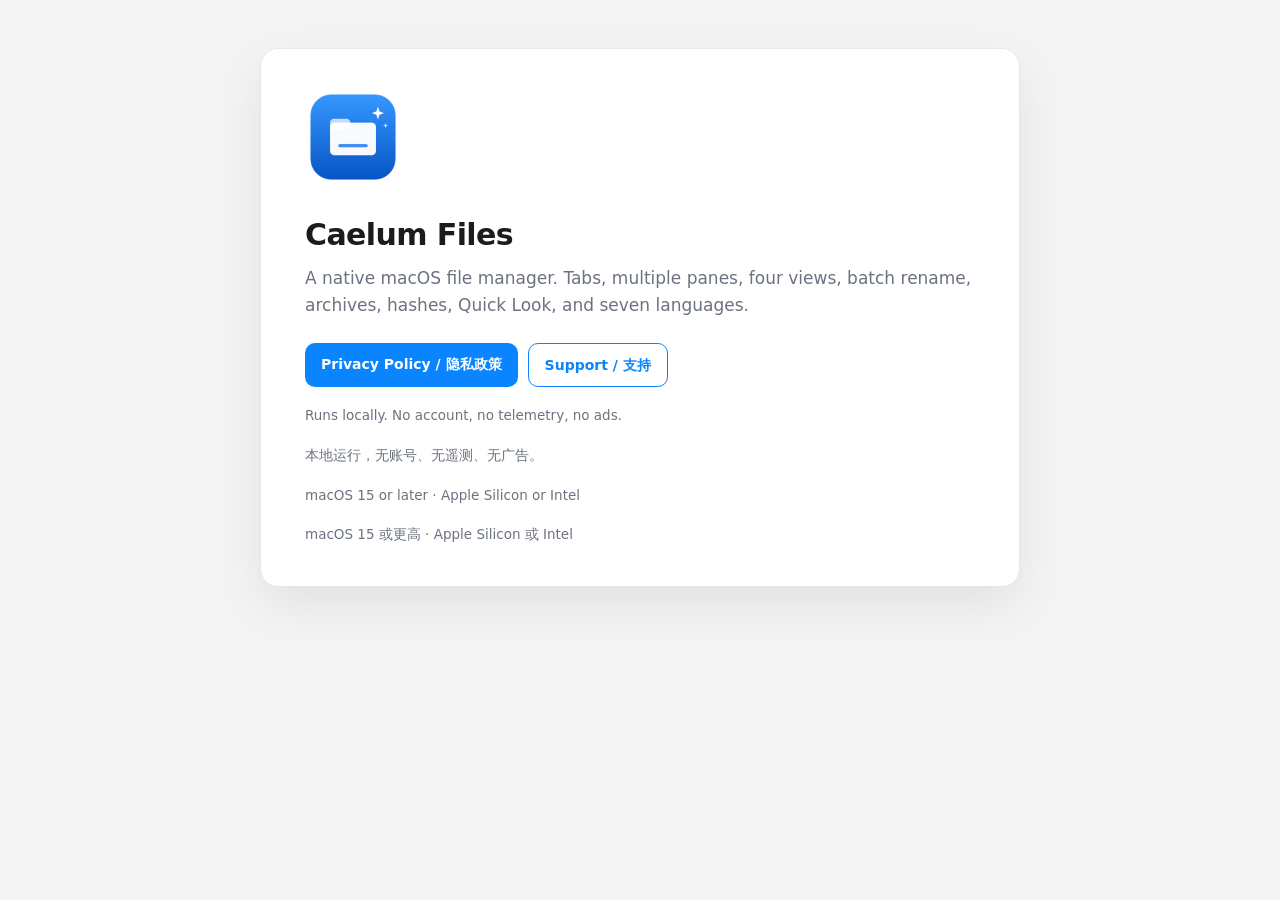
<file: index.html>
<!doctype html>
<html lang="en">
<head>
  <meta charset="utf-8" />
  <meta name="viewport" content="width=device-width, initial-scale=1" />
  <title>Caelum Files</title>
  <link rel="icon" href="icon-300.png" />
  <link rel="stylesheet" href="styles.css" />
</head>
<body>
  <main class="card">
    <img class="icon" src="icon-300.png" alt="Caelum Files" width="96" height="96" />
    <h1>Caelum Files</h1>
    <p class="lede">A native macOS file manager. Tabs, multiple panes, four views, batch rename, archives, hashes, Quick Look, and seven languages.</p>
    <nav>
      <a class="button" href="privacy.html">Privacy Policy / 隐私政策</a>
      <a class="button secondary" href="support.html">Support / 支持</a>
    </nav>
    <p class="note">Runs locally. No account, no telemetry, no ads.</p>
    <p class="note">本地运行，无账号、无遥测、无广告。</p>
    <p class="note">macOS 15 or later · Apple Silicon or Intel</p>
    <p class="note">macOS 15 或更高 · Apple Silicon 或 Intel</p>
  </main>
</body>
</html>
</file>
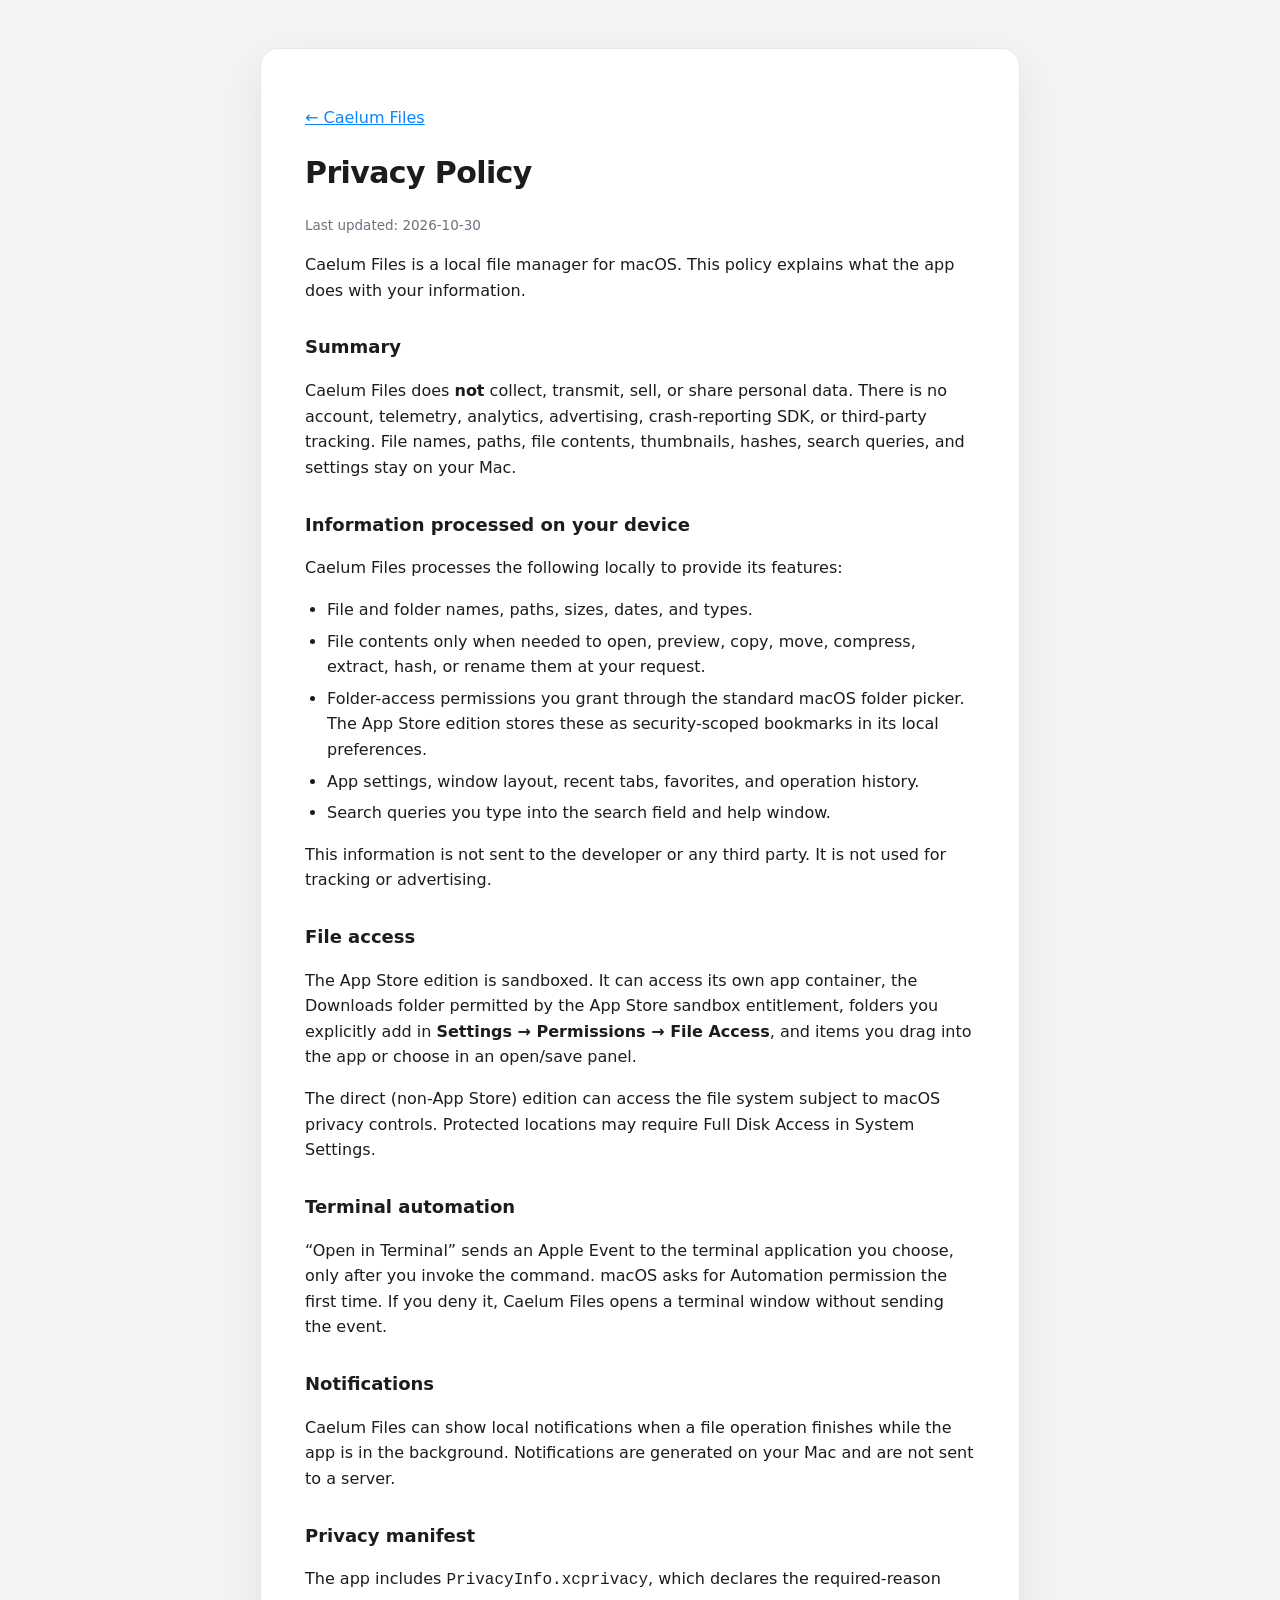
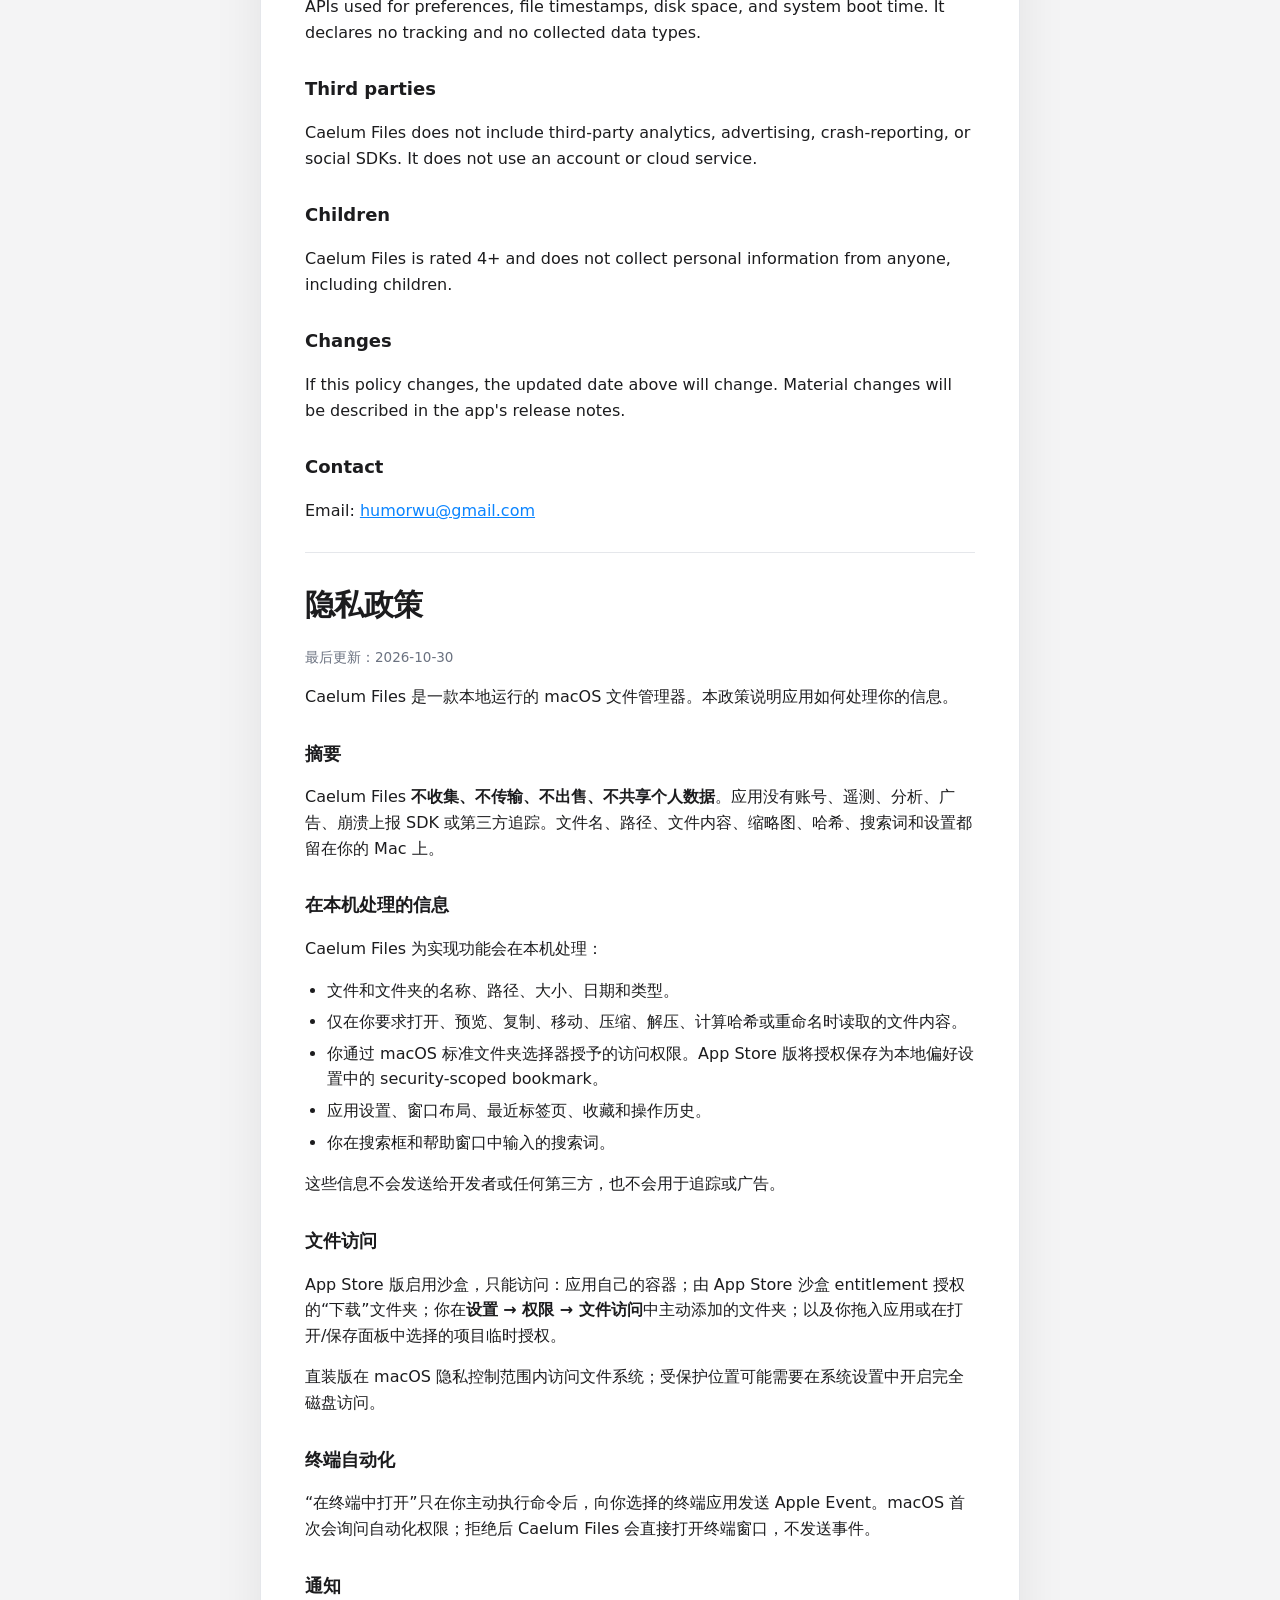
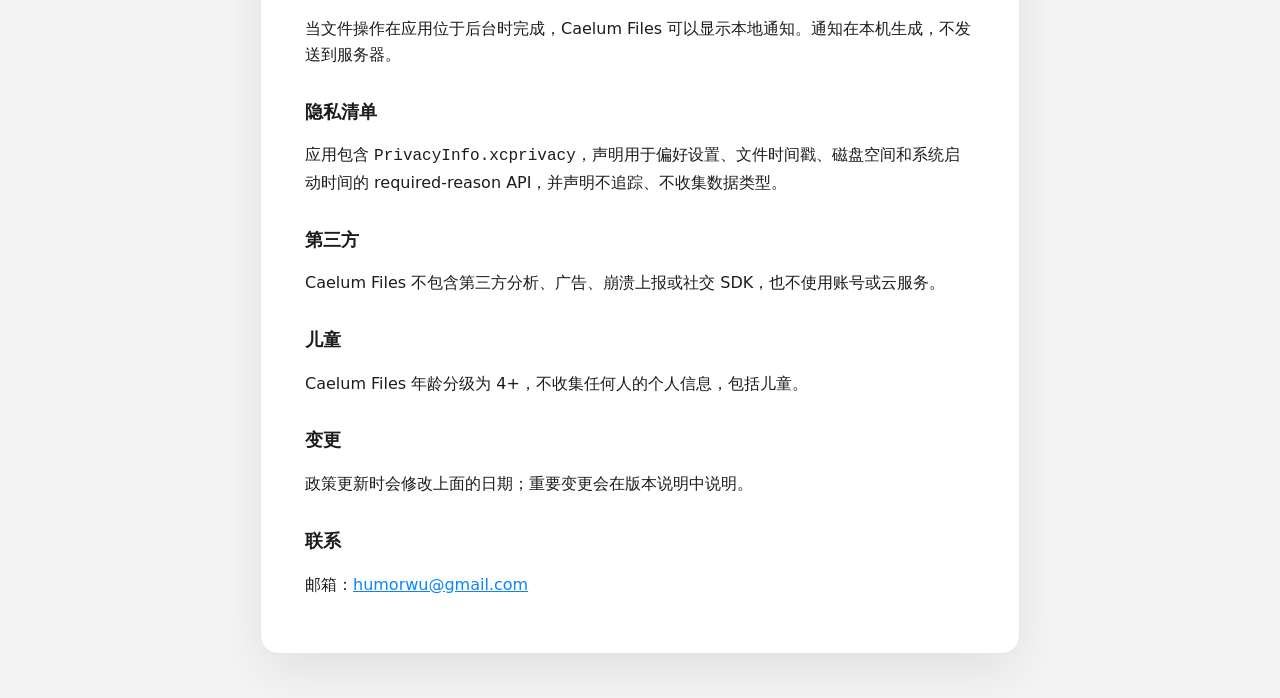
<file: privacy.html>
<!doctype html>
<html lang="en">
<head>
  <meta charset="utf-8" />
  <meta name="viewport" content="width=device-width, initial-scale=1" />
  <title>Privacy Policy — Caelum Files</title>
  <link rel="icon" href="icon-300.png" />
  <link rel="stylesheet" href="styles.css" />
</head>
<body>
  <main class="card">
    <p><a href="index.html">← Caelum Files</a></p>
    <h1>Privacy Policy</h1>
    <p class="note">Last updated: 2026-10-30</p>

    <p>Caelum Files is a local file manager for macOS. This policy explains what the app does with your information.</p>

    <h2>Summary</h2>
    <p>Caelum Files does <strong>not</strong> collect, transmit, sell, or share personal data. There is no account, telemetry, analytics, advertising, crash-reporting SDK, or third-party tracking. File names, paths, file contents, thumbnails, hashes, search queries, and settings stay on your Mac.</p>

    <h2>Information processed on your device</h2>
    <p>Caelum Files processes the following locally to provide its features:</p>
    <ul>
      <li>File and folder names, paths, sizes, dates, and types.</li>
      <li>File contents only when needed to open, preview, copy, move, compress, extract, hash, or rename them at your request.</li>
      <li>Folder-access permissions you grant through the standard macOS folder picker. The App Store edition stores these as security-scoped bookmarks in its local preferences.</li>
      <li>App settings, window layout, recent tabs, favorites, and operation history.</li>
      <li>Search queries you type into the search field and help window.</li>
    </ul>
    <p>This information is not sent to the developer or any third party. It is not used for tracking or advertising.</p>

    <h2>File access</h2>
    <p>The App Store edition is sandboxed. It can access its own app container, the Downloads folder permitted by the App Store sandbox entitlement, folders you explicitly add in <strong>Settings → Permissions → File Access</strong>, and items you drag into the app or choose in an open/save panel.</p>
    <p>The direct (non-App Store) edition can access the file system subject to macOS privacy controls. Protected locations may require Full Disk Access in System Settings.</p>

    <h2>Terminal automation</h2>
    <p>“Open in Terminal” sends an Apple Event to the terminal application you choose, only after you invoke the command. macOS asks for Automation permission the first time. If you deny it, Caelum Files opens a terminal window without sending the event.</p>

    <h2>Notifications</h2>
    <p>Caelum Files can show local notifications when a file operation finishes while the app is in the background. Notifications are generated on your Mac and are not sent to a server.</p>

    <h2>Privacy manifest</h2>
    <p>The app includes <code>PrivacyInfo.xcprivacy</code>, which declares the required-reason APIs used for preferences, file timestamps, disk space, and system boot time. It declares no tracking and no collected data types.</p>

    <h2>Third parties</h2>
    <p>Caelum Files does not include third-party analytics, advertising, crash-reporting, or social SDKs. It does not use an account or cloud service.</p>

    <h2>Children</h2>
    <p>Caelum Files is rated 4+ and does not collect personal information from anyone, including children.</p>

    <h2>Changes</h2>
    <p>If this policy changes, the updated date above will change. Material changes will be described in the app's release notes.</p>

    <h2>Contact</h2>
    <p>Email: <a href="mailto:humorwu@gmail.com">humorwu@gmail.com</a></p>

    <hr />

    <h1>隐私政策</h1>
    <p class="note">最后更新：2026-10-30</p>

    <p>Caelum Files 是一款本地运行的 macOS 文件管理器。本政策说明应用如何处理你的信息。</p>

    <h2>摘要</h2>
    <p>Caelum Files <strong>不收集、不传输、不出售、不共享个人数据</strong>。应用没有账号、遥测、分析、广告、崩溃上报 SDK 或第三方追踪。文件名、路径、文件内容、缩略图、哈希、搜索词和设置都留在你的 Mac 上。</p>

    <h2>在本机处理的信息</h2>
    <p>Caelum Files 为实现功能会在本机处理：</p>
    <ul>
      <li>文件和文件夹的名称、路径、大小、日期和类型。</li>
      <li>仅在你要求打开、预览、复制、移动、压缩、解压、计算哈希或重命名时读取的文件内容。</li>
      <li>你通过 macOS 标准文件夹选择器授予的访问权限。App Store 版将授权保存为本地偏好设置中的 security-scoped bookmark。</li>
      <li>应用设置、窗口布局、最近标签页、收藏和操作历史。</li>
      <li>你在搜索框和帮助窗口中输入的搜索词。</li>
    </ul>
    <p>这些信息不会发送给开发者或任何第三方，也不会用于追踪或广告。</p>

    <h2>文件访问</h2>
    <p>App Store 版启用沙盒，只能访问：应用自己的容器；由 App Store 沙盒 entitlement 授权的“下载”文件夹；你在<strong>设置 → 权限 → 文件访问</strong>中主动添加的文件夹；以及你拖入应用或在打开/保存面板中选择的项目临时授权。</p>
    <p>直装版在 macOS 隐私控制范围内访问文件系统；受保护位置可能需要在系统设置中开启完全磁盘访问。</p>

    <h2>终端自动化</h2>
    <p>“在终端中打开”只在你主动执行命令后，向你选择的终端应用发送 Apple Event。macOS 首次会询问自动化权限；拒绝后 Caelum Files 会直接打开终端窗口，不发送事件。</p>

    <h2>通知</h2>
    <p>当文件操作在应用位于后台时完成，Caelum Files 可以显示本地通知。通知在本机生成，不发送到服务器。</p>

    <h2>隐私清单</h2>
    <p>应用包含 <code>PrivacyInfo.xcprivacy</code>，声明用于偏好设置、文件时间戳、磁盘空间和系统启动时间的 required-reason API，并声明不追踪、不收集数据类型。</p>

    <h2>第三方</h2>
    <p>Caelum Files 不包含第三方分析、广告、崩溃上报或社交 SDK，也不使用账号或云服务。</p>

    <h2>儿童</h2>
    <p>Caelum Files 年龄分级为 4+，不收集任何人的个人信息，包括儿童。</p>

    <h2>变更</h2>
    <p>政策更新时会修改上面的日期；重要变更会在版本说明中说明。</p>

    <h2>联系</h2>
    <p>邮箱：<a href="mailto:humorwu@gmail.com">humorwu@gmail.com</a></p>
  </main>
</body>
</html>
</file>
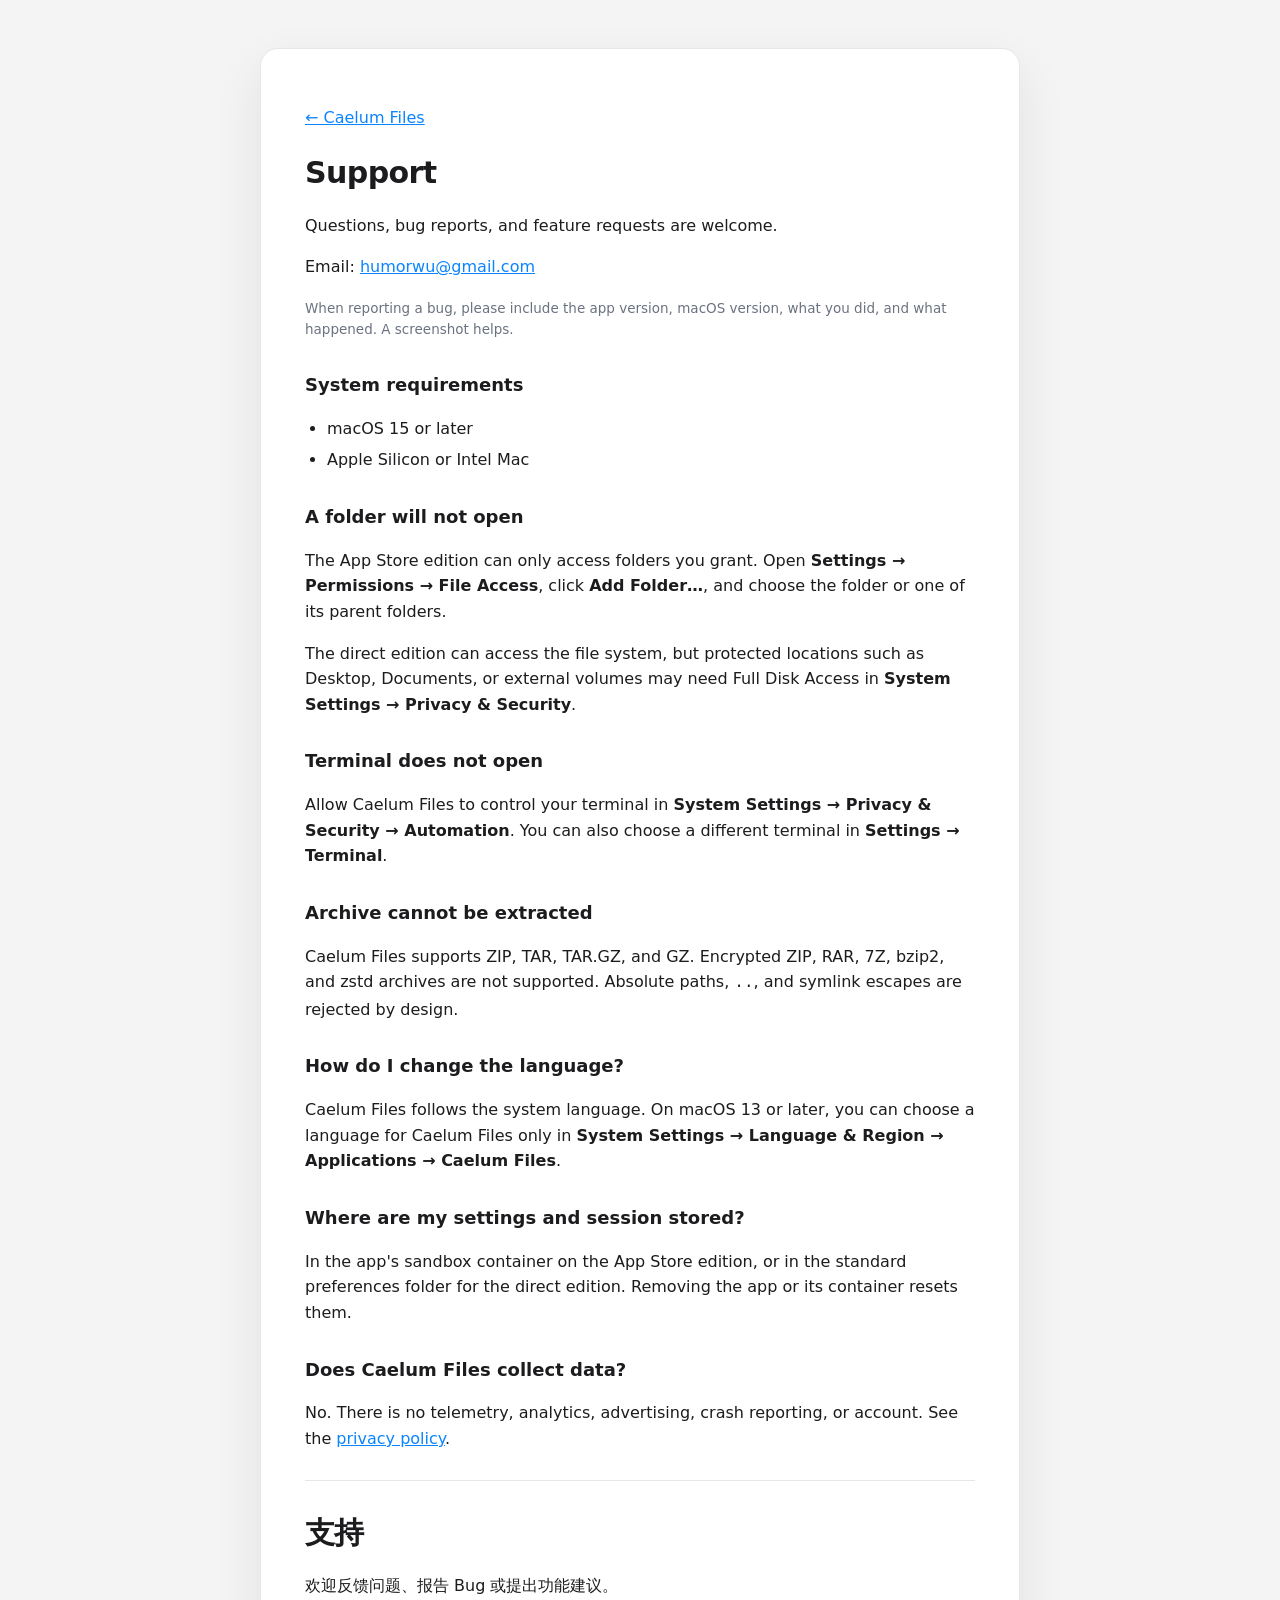
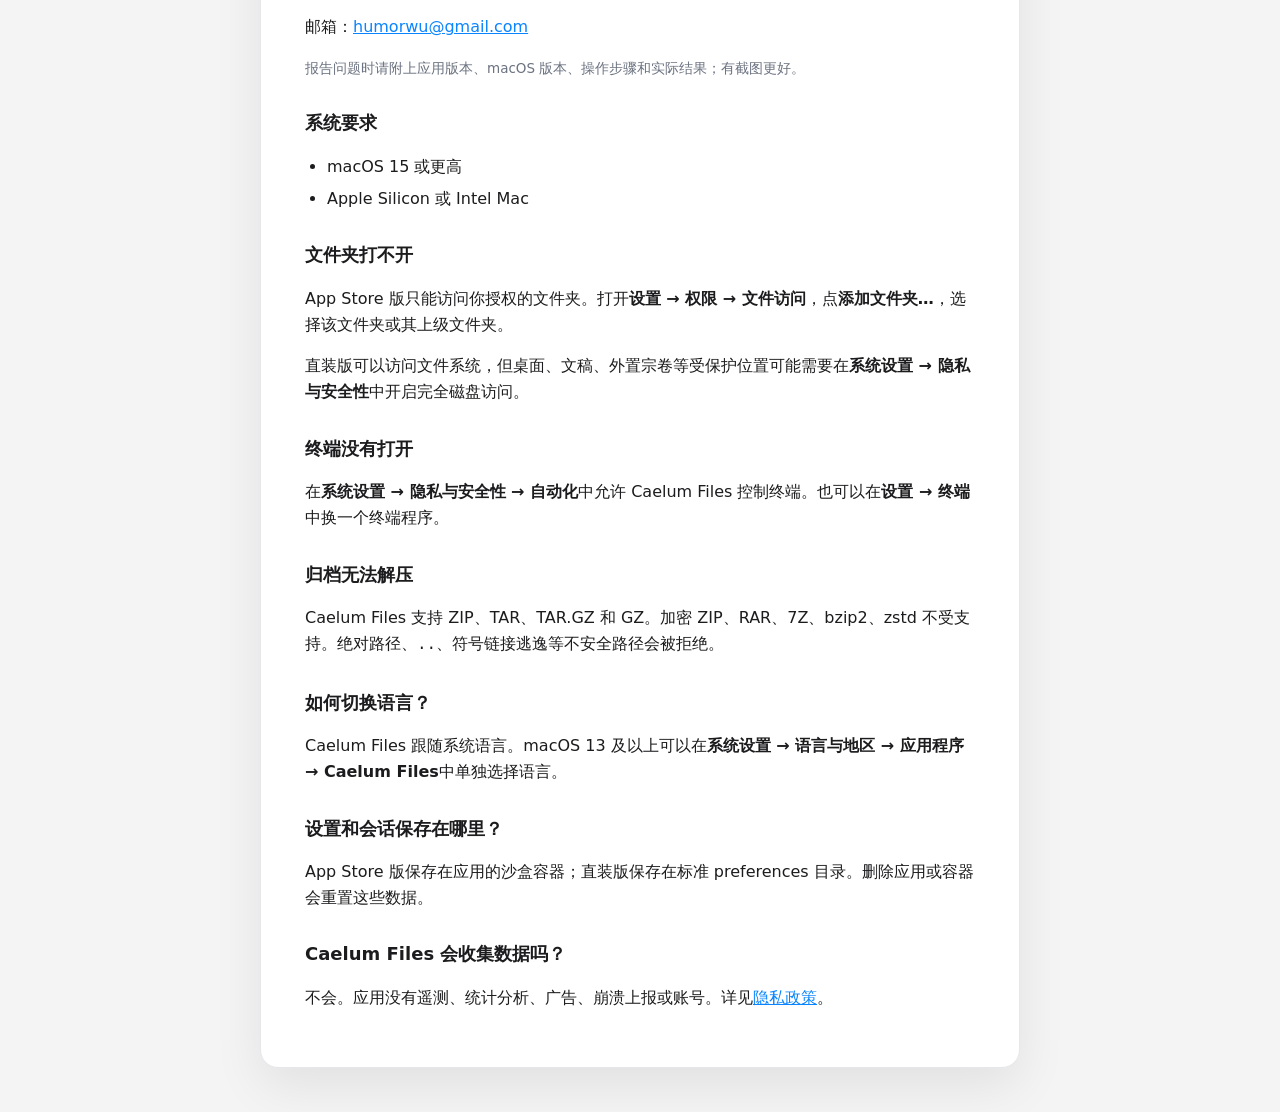
<file: support.html>
<!doctype html>
<html lang="en">
<head>
  <meta charset="utf-8" />
  <meta name="viewport" content="width=device-width, initial-scale=1" />
  <title>Support — Caelum Files</title>
  <link rel="icon" href="icon-300.png" />
  <link rel="stylesheet" href="styles.css" />
</head>
<body>
  <main class="card">
    <p><a href="index.html">← Caelum Files</a></p>
    <h1>Support</h1>

    <p>Questions, bug reports, and feature requests are welcome.</p>
    <p>Email: <a href="mailto:humorwu@gmail.com">humorwu@gmail.com</a></p>
    <p class="note">When reporting a bug, please include the app version, macOS version, what you did, and what happened. A screenshot helps.</p>

    <h2>System requirements</h2>
    <ul>
      <li>macOS 15 or later</li>
      <li>Apple Silicon or Intel Mac</li>
    </ul>

    <h2>A folder will not open</h2>
    <p>The App Store edition can only access folders you grant. Open <strong>Settings → Permissions → File Access</strong>, click <strong>Add Folder…</strong>, and choose the folder or one of its parent folders.</p>
    <p>The direct edition can access the file system, but protected locations such as Desktop, Documents, or external volumes may need Full Disk Access in <strong>System Settings → Privacy &amp; Security</strong>.</p>

    <h2>Terminal does not open</h2>
    <p>Allow Caelum Files to control your terminal in <strong>System Settings → Privacy &amp; Security → Automation</strong>. You can also choose a different terminal in <strong>Settings → Terminal</strong>.</p>

    <h2>Archive cannot be extracted</h2>
    <p>Caelum Files supports ZIP, TAR, TAR.GZ, and GZ. Encrypted ZIP, RAR, 7Z, bzip2, and zstd archives are not supported. Absolute paths, <code>..</code>, and symlink escapes are rejected by design.</p>

    <h2>How do I change the language?</h2>
    <p>Caelum Files follows the system language. On macOS 13 or later, you can choose a language for Caelum Files only in <strong>System Settings → Language &amp; Region → Applications → Caelum Files</strong>.</p>

    <h2>Where are my settings and session stored?</h2>
    <p>In the app's sandbox container on the App Store edition, or in the standard preferences folder for the direct edition. Removing the app or its container resets them.</p>

    <h2>Does Caelum Files collect data?</h2>
    <p>No. There is no telemetry, analytics, advertising, crash reporting, or account. See the <a href="privacy.html">privacy policy</a>.</p>

    <hr />

    <h1>支持</h1>
    <p>欢迎反馈问题、报告 Bug 或提出功能建议。</p>
    <p>邮箱：<a href="mailto:humorwu@gmail.com">humorwu@gmail.com</a></p>
    <p class="note">报告问题时请附上应用版本、macOS 版本、操作步骤和实际结果；有截图更好。</p>

    <h2>系统要求</h2>
    <ul>
      <li>macOS 15 或更高</li>
      <li>Apple Silicon 或 Intel Mac</li>
    </ul>

    <h2>文件夹打不开</h2>
    <p>App Store 版只能访问你授权的文件夹。打开<strong>设置 → 权限 → 文件访问</strong>，点<strong>添加文件夹…</strong>，选择该文件夹或其上级文件夹。</p>
    <p>直装版可以访问文件系统，但桌面、文稿、外置宗卷等受保护位置可能需要在<strong>系统设置 → 隐私与安全性</strong>中开启完全磁盘访问。</p>

    <h2>终端没有打开</h2>
    <p>在<strong>系统设置 → 隐私与安全性 → 自动化</strong>中允许 Caelum Files 控制终端。也可以在<strong>设置 → 终端</strong>中换一个终端程序。</p>

    <h2>归档无法解压</h2>
    <p>Caelum Files 支持 ZIP、TAR、TAR.GZ 和 GZ。加密 ZIP、RAR、7Z、bzip2、zstd 不受支持。绝对路径、<code>..</code>、符号链接逃逸等不安全路径会被拒绝。</p>

    <h2>如何切换语言？</h2>
    <p>Caelum Files 跟随系统语言。macOS 13 及以上可以在<strong>系统设置 → 语言与地区 → 应用程序 → Caelum Files</strong>中单独选择语言。</p>

    <h2>设置和会话保存在哪里？</h2>
    <p>App Store 版保存在应用的沙盒容器；直装版保存在标准 preferences 目录。删除应用或容器会重置这些数据。</p>

    <h2>Caelum Files 会收集数据吗？</h2>
    <p>不会。应用没有遥测、统计分析、广告、崩溃上报或账号。详见<a href="privacy.html">隐私政策</a>。</p>
  </main>
</body>
</html>
</file>
<file: styles.css>
:root {
  color-scheme: light dark;
  --bg: #f4f4f5;
  --card: #ffffff;
  --text: #1c1c1e;
  --muted: #6b7280;
  --accent: #0a84ff;
  --border: #e5e7eb;
}

@media (prefers-color-scheme: dark) {
  :root {
    --bg: #111214;
    --card: #1c1d20;
    --text: #f2f2f7;
    --muted: #9ca3af;
    --border: #2c2f33;
  }
}

* { box-sizing: border-box; }

body {
  margin: 0;
  min-height: 100vh;
  padding: 48px 20px;
  background: var(--bg);
  color: var(--text);
  font: 16px/1.6 "Inter", system-ui, -apple-system, "Segoe UI", sans-serif;
}

.card {
  width: min(760px, 100%);
  margin: 0 auto;
  background: var(--card);
  border: 1px solid var(--border);
  border-radius: 18px;
  padding: 40px 44px;
  box-shadow: 0 18px 50px rgba(0, 0, 0, 0.08);
}

.icon { border-radius: 20px; }

h1 { margin: 18px 0 6px; font-size: 30px; letter-spacing: -0.02em; }
h2 { margin: 30px 0 10px; font-size: 18px; }
.lede { margin: 0 0 24px; color: var(--muted); font-size: 17px; }
.note { margin: 18px 0 0; color: var(--muted); font-size: 13.5px; }

nav { display: flex; flex-wrap: wrap; gap: 10px; margin: 24px 0 8px; }

.button {
  display: inline-block;
  padding: 10px 16px;
  border-radius: 10px;
  background: var(--accent);
  color: #fff;
  text-decoration: none;
  font-weight: 600;
  font-size: 14px;
}
.button.secondary {
  background: transparent;
  color: var(--accent);
  border: 1px solid var(--accent);
}

ul { padding-left: 22px; }
li { margin: 6px 0; }
a { color: var(--accent); }
hr { border: 0; border-top: 1px solid var(--border); margin: 28px 0; }

@media (max-width: 560px) {
  .card { padding: 26px 22px; }
  h1 { font-size: 25px; }
}
</file>
